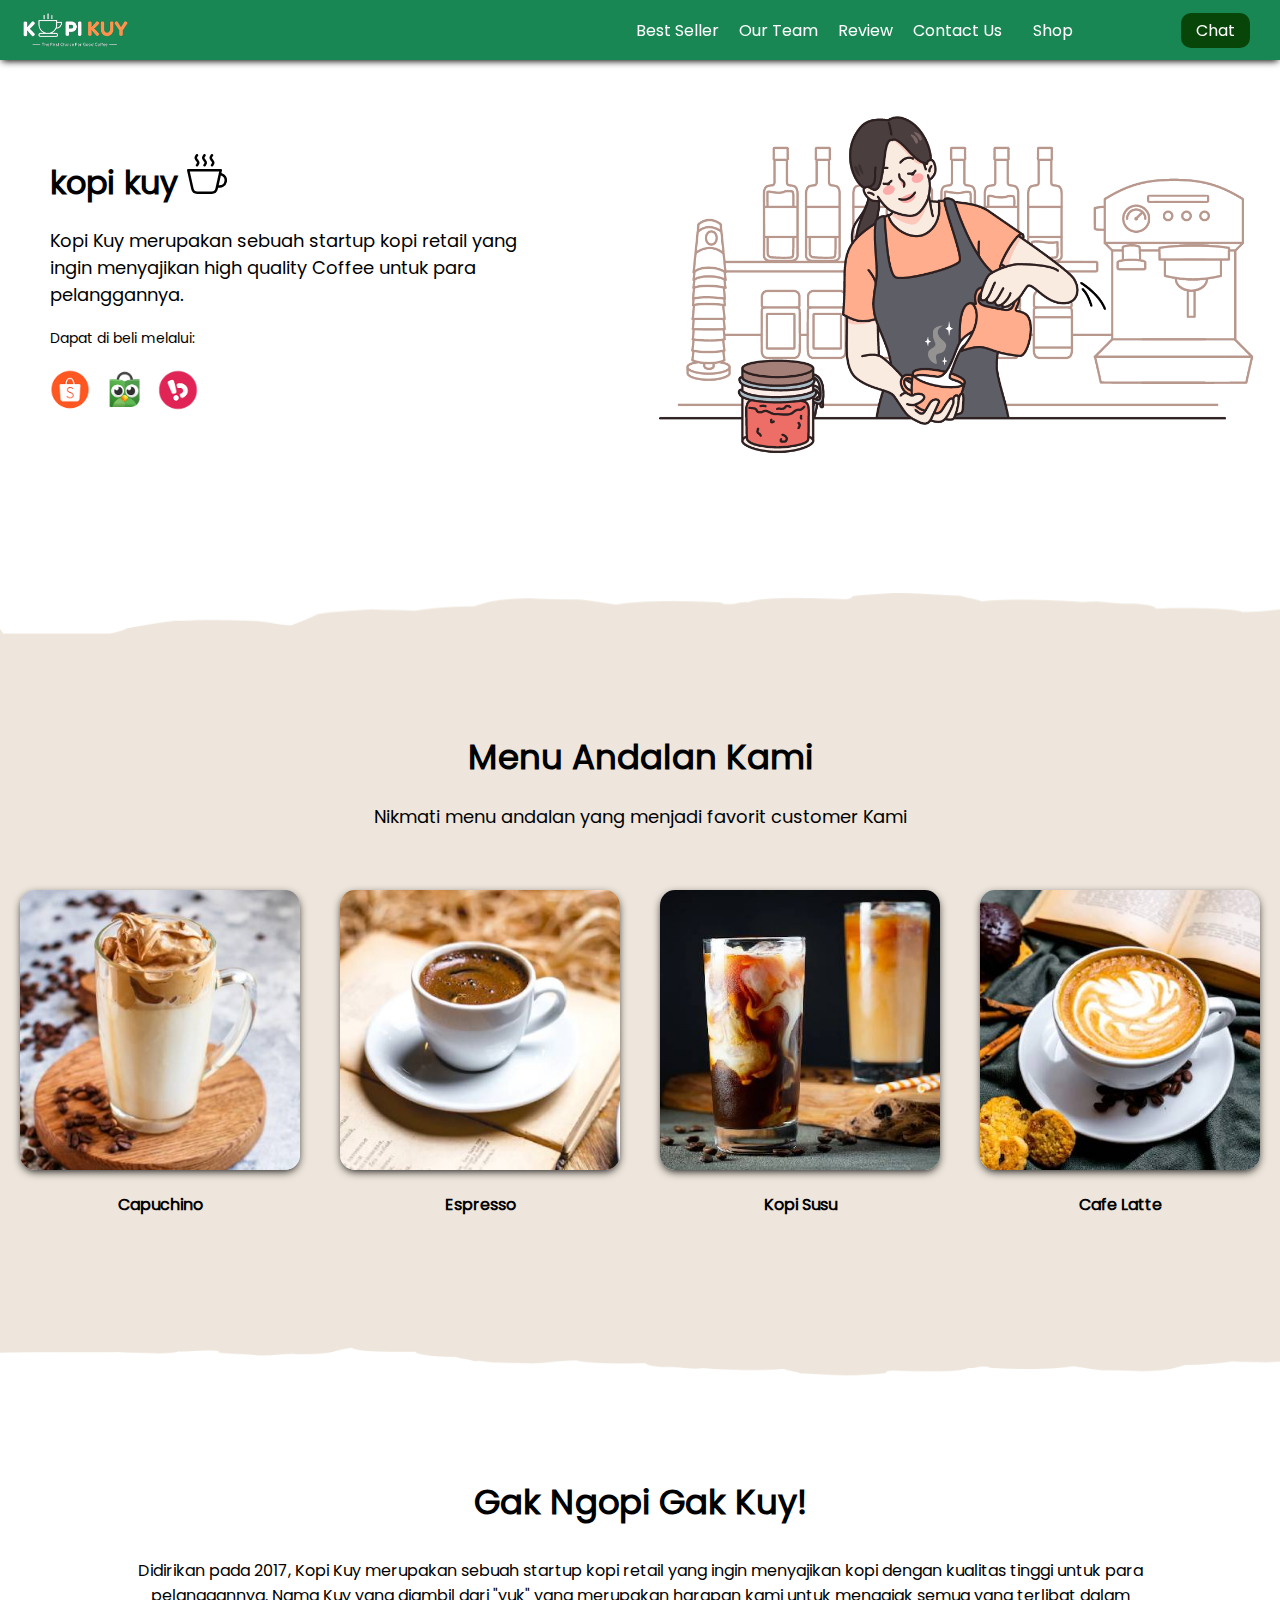
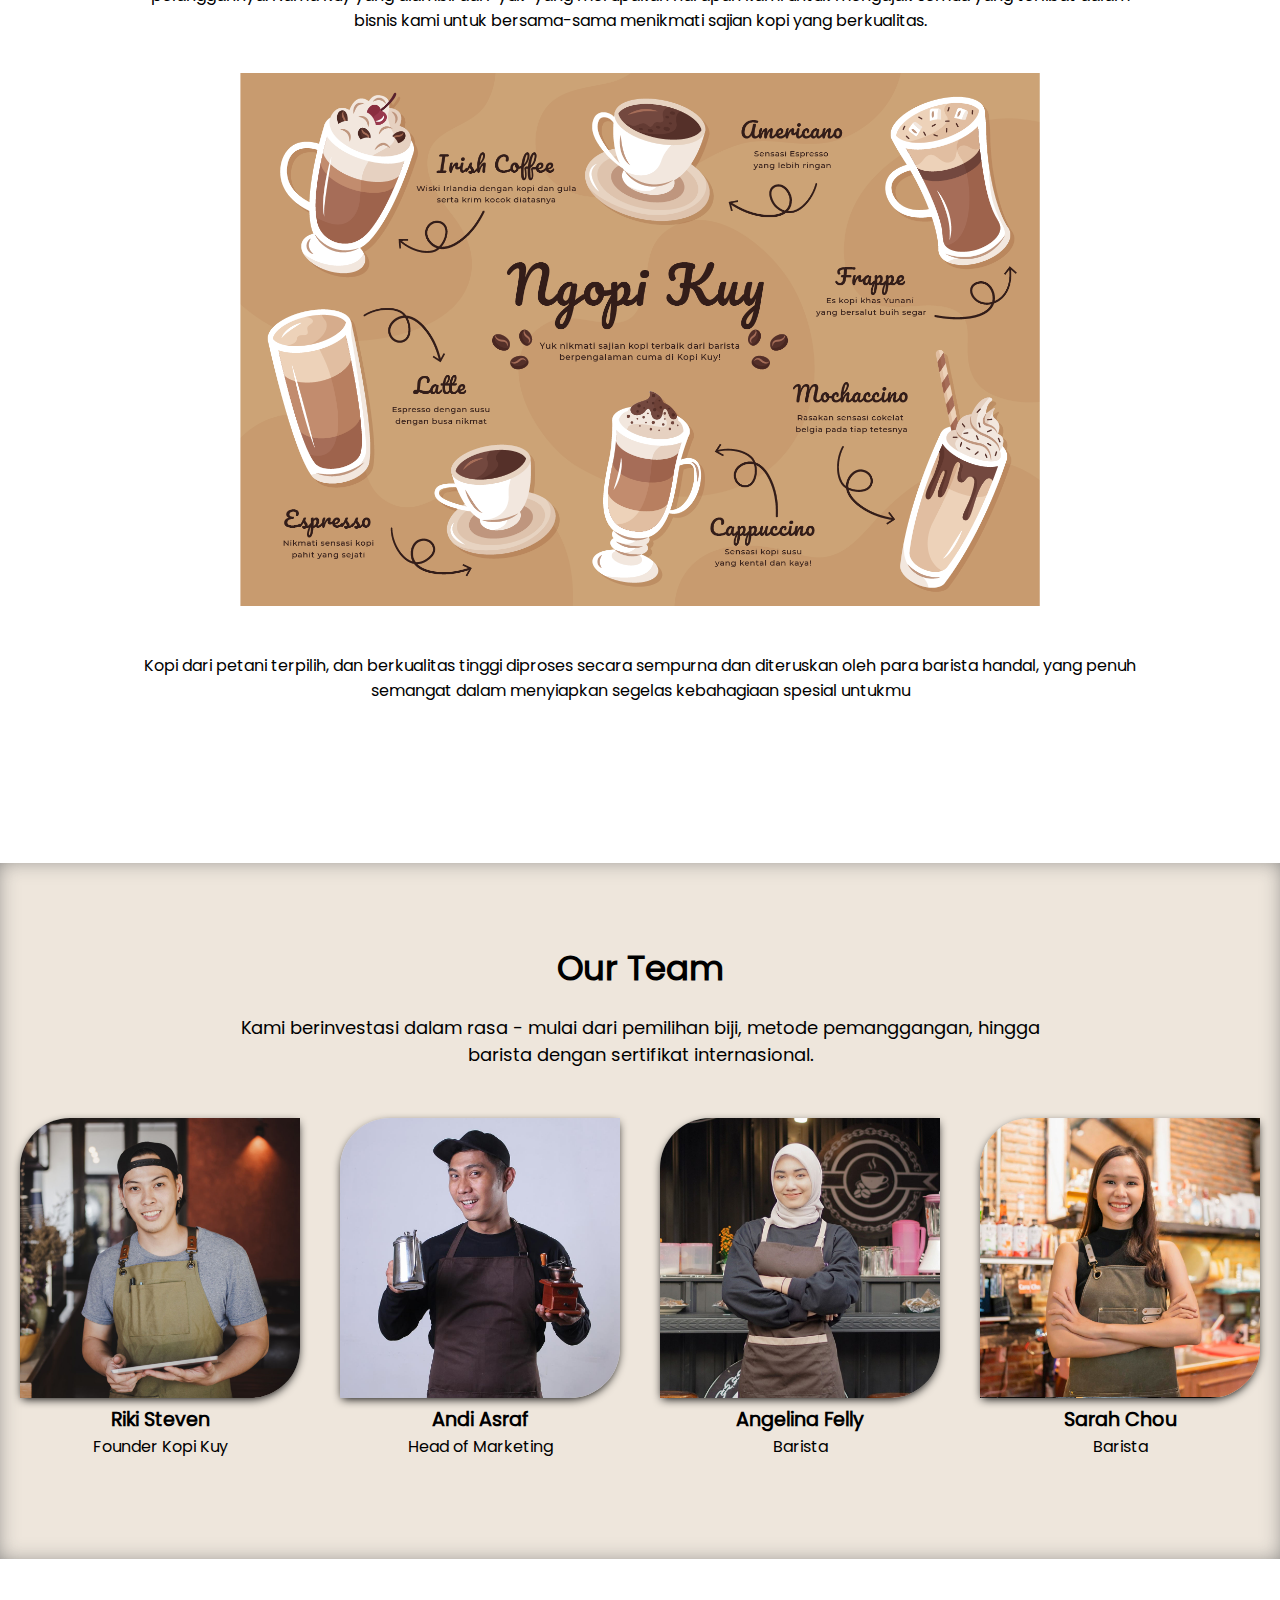
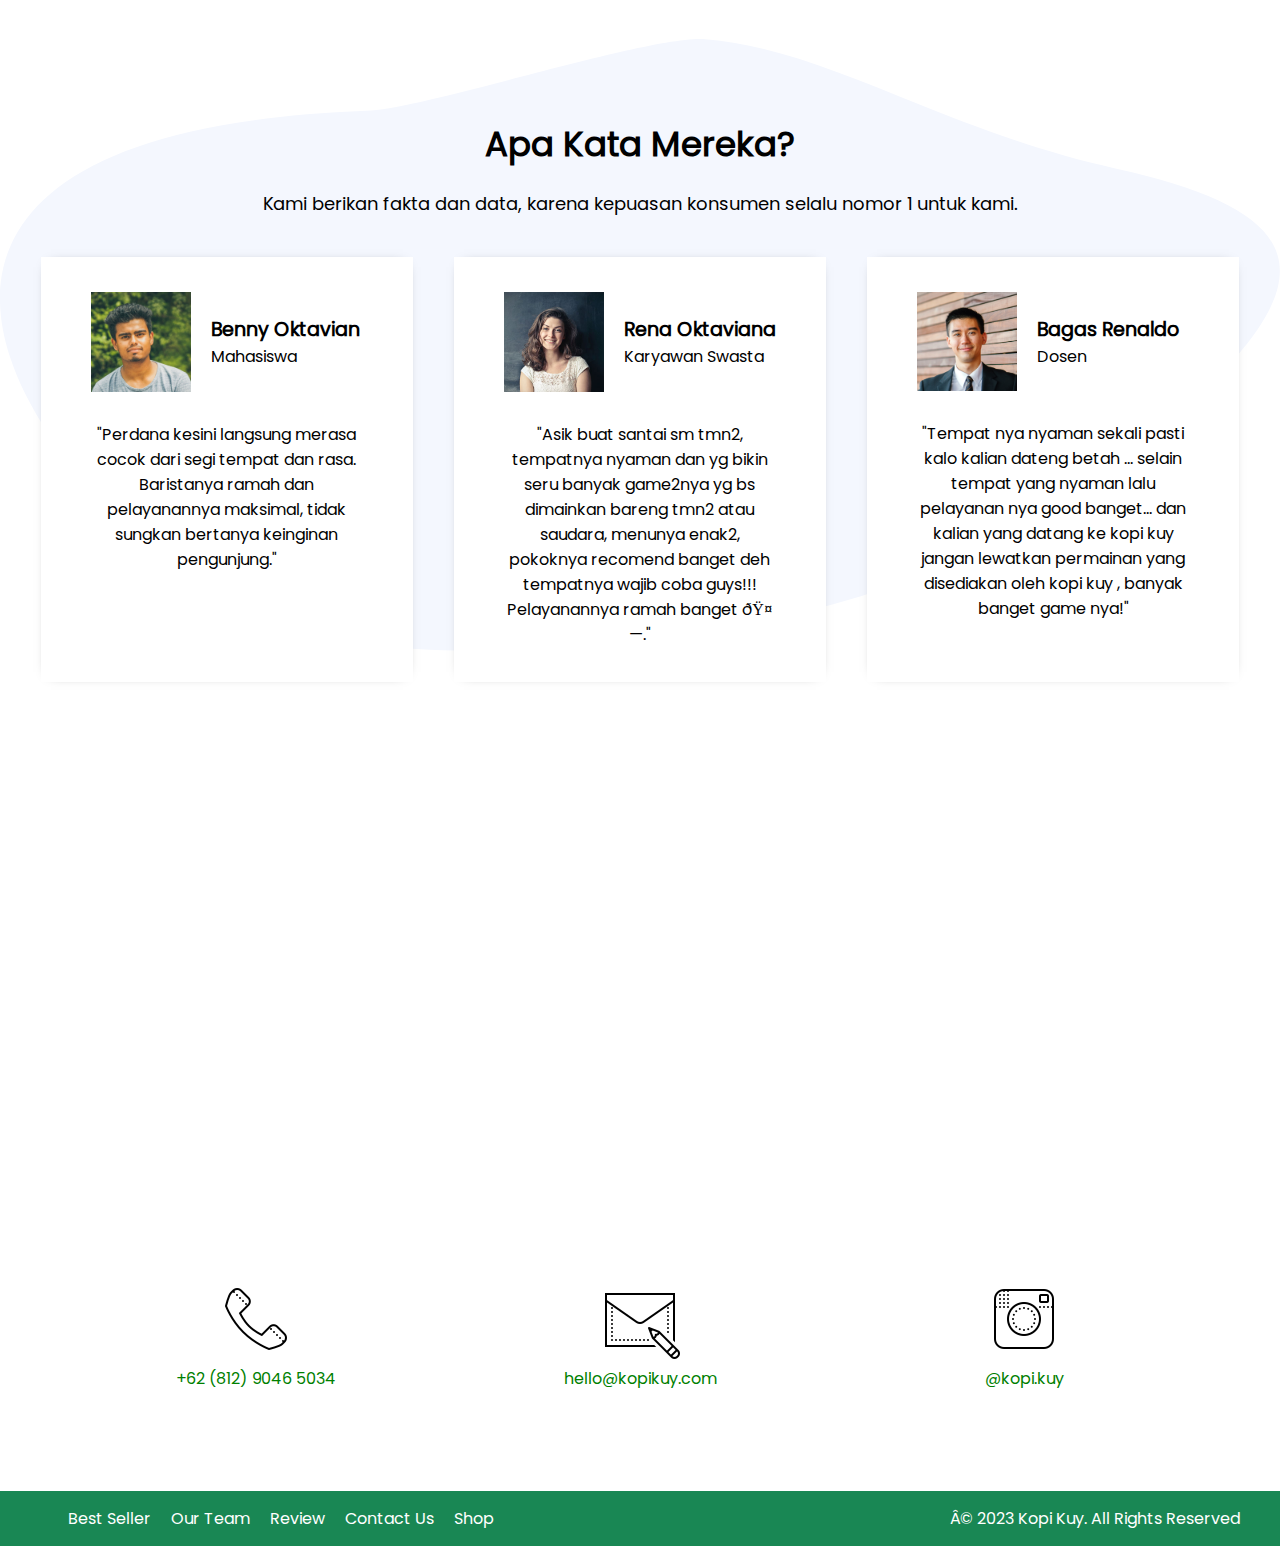
<file: index.html>
<!DOCTYPE html>
<html lang="id">

<head>
    <meta charset="UTF-8">
    <meta http-equiv="X-UA-Compatible" content="IE=edge">
    <meta name="viewport" content="width=device-width, initial-scale=1.0">
    <link rel="shortcut icon" href="images/favicon.ico" type="image/x-icon">
    <title>Website Kopi Kuy</title>
    <link rel="stylesheet" href="css/style.css">
</head>

<body>
    <nav>
        <div class="baris">
            <img class="logo" src="images/logo/logo_kuy.png">
            <div class="navigasi">
                <a href="#best-seller">Best Seller</a>
                <a href="#our-team">Our Team</a>
                <a href="#review">Review</a>
                <a href="#contact-us">Contact Us</a>
            </div>
            <a class="shop" href="produk.html">Shop</a>
            <a class="chat" href="https://wa.me/nomor_hp_anda_pakai_62" target="_blank">Chat</a>
        </div>
    </nav>

    <header>
        <div class="baris">
            <div class="col-kiri">
                <h1 class="judul-header">
                    kopi kuy <img src="images/icon/icon_kopi.svg" alt="">
                </h1>
                <p class="subjudul-header">
                    Kopi Kuy merupakan sebuah startup kopi retail yang ingin menyajikan
                    high quality Coffee untuk para pelanggannya.
                </p>
                <p class="dapat-dibeli">
                    Dapat di beli melalui:
                </p>
                <div class="olshop">
                    <img src="images/logo/logo_shopee.png" alt="">
                    <img src="images/logo/logo_tokopedia.png" alt="">
                    <img src="images/logo/logo_bukalapak.png" alt="">
                </div>
            </div>
            <img src="images/header/header1.png" alt="" class="col-kanan">
    </header>

    <section id="best-seller" class="best-seller">
        <h2 class="judul-best-seller">Menu Andalan Kami</h2>
        <p class="subjudul-best-seller">Nikmati menu andalan yang menjadi favorit customer Kami</p>

        <div class="baris">
            <div class="col-produk">
                <img src="images/produk/product_capuchino.jpg" alt="">
                <p class="nama-produk">Capuchino</p>
            </div>
            <div class="col-produk">
                <img src="images/produk/product_espresso.jpg" alt="">
                <p class="nama-produk">Espresso</p>
            </div>
            <div class="col-produk">
                <img src="images/produk/product_kopi_susu.jpg" alt="">
                <p class="nama-produk">Kopi Susu</p>
            </div>
            <div class="col-produk">
                <img src="images/produk/product_latte.jpg" alt="">
                <p class="nama-produk">Cafe Latte</p>
            </div>
        </div>
    </section>

    <section id="about-us" class="about-us">
        <h2 class="judul-about-us">Gak Ngopi Gak Kuy!</h2>
        <p class="tentang-about-us">
            Didirikan pada 2017, Kopi Kuy merupakan sebuah startup kopi retail yang ingin menyajikan kopi
            dengan kualitas tinggi
            untuk para pelanggannya. Nama Kuy yang diambil dari "yuk" yang merupakan harapan kami untuk
            mengajak semua yang terlibat dalam bisnis kami untuk bersama-sama menikmati sajian kopi yang
            berkualitas.
        </p>
        <img src="images/aset_kopi_jumbo.png">
        <p class="penjelasan-about-us">
            Kopi dari petani terpilih, dan berkualitas tinggi diproses secara sempurna dan diteruskan
            oleh para barista handal,
            yang penuh semangat dalam menyiapkan segelas kebahagiaan spesial untukmu
        </p>
    </section>

    <section class="our-team" id="our-team">
        <h2 class="judul-team">Our Team</h2>
        <p class="subjudul-team">Kami berinvestasi dalam rasa - mulai dari pemilihan biji, metode pemanggangan,
            hingga barista dengan sertifikat internasional. </p>

        <div class="baris">
            <div class="col-team">
                <img src="images/team/team1.jpg">
                <h3>Riki Steven</h3>
                <p>Founder Kopi Kuy</p>
            </div>
            <div class="col-team">
                <img src="images/team/team2.jpg">
                <h3>Andi Asraf</h3>
                <p>Head of Marketing</p>
            </div>

            <div class="col-team">
                <img src="images/team/team3.jpg">
                <h3>Angelina Felly</h3>
                <p>Barista</p>
            </div>

            <div class="col-team">
                <img src="images/team/team4.jpg">
                <h3>Sarah Chou</h3>
                <p>Barista</p>
            </div>
        </div>
    </section>

    <section id="review" class="review">
        <h2 class="judul-review">Apa Kata Mereka?</h2>

        <p class="subjudul-review">Kami berikan fakta dan data, karena kepuasan konsumen selalu nomor 1 untuk kami.</p>

        <div class="baris">
            <div class="col-review">
                <div class="profile">
                    <img src="images/customer/customer1.jpg">
                    <div class="nama-profile">
                        <h3>Benny Oktavian</h3>
                        <p>Mahasiswa</p>
                    </div>
                </div>
                <p class="testimoni">"Perdana kesini langsung merasa cocok dari segi tempat dan rasa. Baristanya ramah
                    dan pelayanannya maksimal, tidak sungkan bertanya keinginan pengunjung."</p>
            </div>
            <div class="col-review">
                <div class="profile">
                    <img src="images/customer/customer2.jpg">
                    <div class="nama-profile">
                        <h3>Rena Oktaviana</h3>
                        <p>Karyawan Swasta</p>
                    </div>
                </div>
                <p class="testimoni">"Asik buat santai sm tmn2, tempatnya nyaman dan yg bikin seru banyak game2nya yg bs
                    dimainkan bareng tmn2 atau saudara, menunya enak2, pokoknya recomend banget deh
                    tempatnya wajib coba guys!!! Pelayanannya ramah banget ðŸ¤—."</p>
            </div>
            <div class="col-review">
                <div class="profile">
                    <img src="images/customer/customer3.jpg">
                    <div class="nama-profile">
                        <h3>Bagas Renaldo</h3>
                        <p>Dosen</p>
                    </div>
                </div>
                <p class="testimoni">"Tempat nya nyaman sekali pasti kalo kalian dateng betah ... selain tempat yang
                    nyaman lalu pelayanan nya good banget... dan kalian yang datang ke kopi kuy jangan
                    lewatkan permainan yang disediakan oleh kopi kuy , banyak banget game nya!"</p>
            </div>
        </div>
    </section>

    <section class="contact-us" id="contact-us">
        <iframe
            src="https://www.google.com/maps/embed?pb=!1m14!1m8!1m3!1d7932.741866032694!2d106.668581!3d-6.214715!3m2!1i1024!2i768!4f13.1!3m3!1m2!1s0x2e69f9912c7f297b%3A0xe5a3a671dae861ab!2sKopi%20kuy!5e0!3m2!1sid!2sid!4v1680617229460!5m2!1sid!2sid"
            width="100%" height="300" style="border:0;" allowfullscreen="" loading="lazy"
            referrerpolicy="no-referrer-when-downgrade"></iframe>
        <div class="baris">
            <div class="col-kontak">
                <img src="images/icon/icon_phone.png">
                <p>+62 (812) 9046 5034</p>
            </div>
            <div class="col-kontak">
                <img src="images/icon/icon_mail.png">
                <p>hello@kopikuy.com</p>
            </div>
            <div class="col-kontak">
                <img src="images/icon/icon_instagram.png">
                <a href="https://instagram.com" role="button">
                    <p>@kopi.kuy</p>
                </a>
            </div>
        </div>
    </section>

    <footer>
        <div class="baris">
            <div class="navigasi">
                <a href="#best-seller">Best Seller</a>
                <a href="#our-team">Our Team</a>
                <a href="#review">Review</a>
                <a href="#contact-us">Contact Us</a>
                <a href="produk.html">Shop</a>
            </div>
            <p class="copyright">Â© 2023 Kopi Kuy. All Rights Reserved</p>
        </div>
    </footer>
</file>
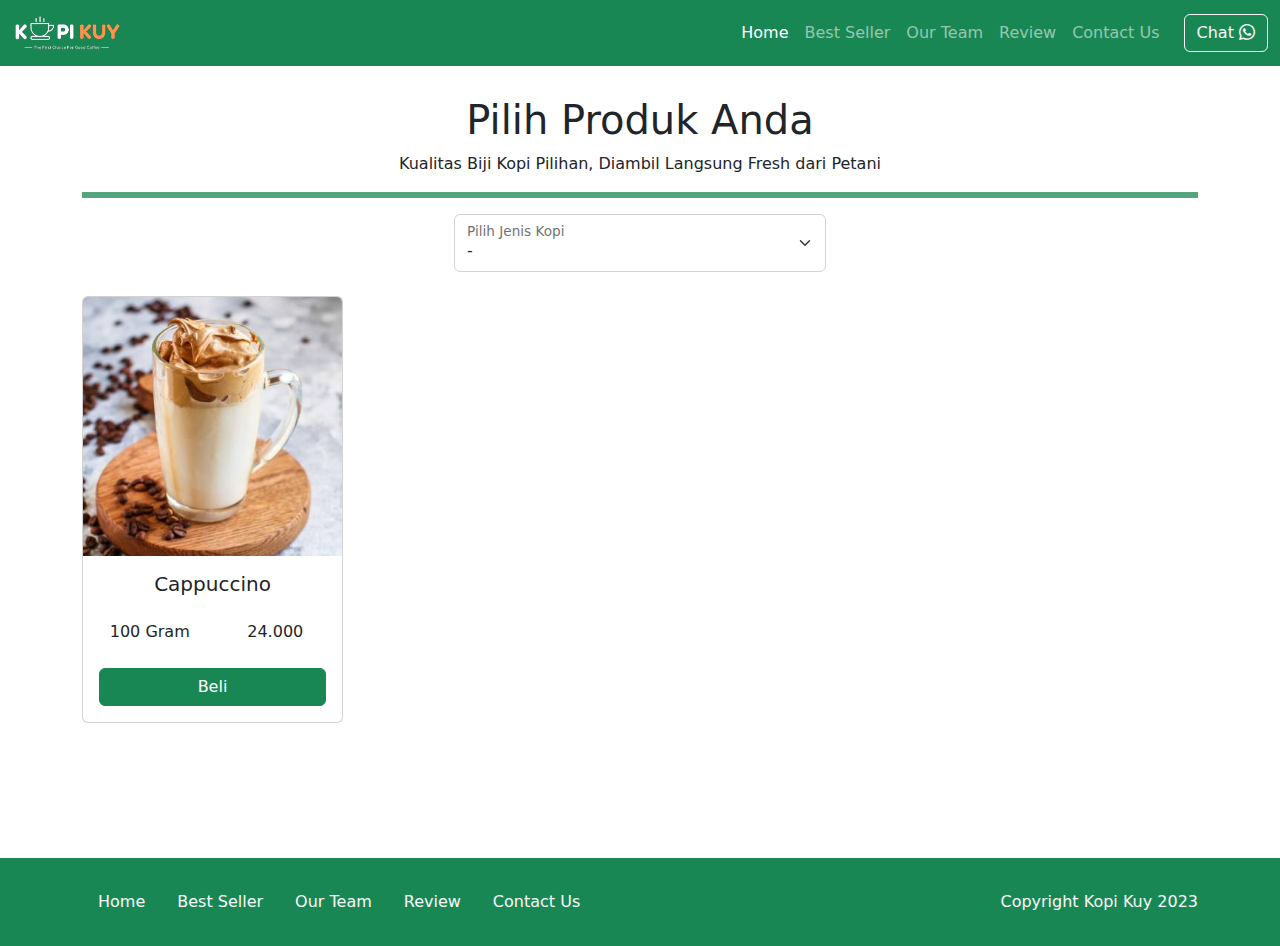
<file: produk.html>
<!DOCTYPE html>
<html lang="id">

<head>
    <meta charset="UTF-8">
    <meta http-equiv="X-UA-Compatible" content="IE=edge">
    <meta name="viewport" content="width=device-width, initial-scale=1.0">
    <link rel="shortcut icon" href="images/favicon/favicon.ico" type="image/x-icon">
    <title>Produk</title>
    <link rel="shortcut icon" href="images/favicon.ico" type="image/x-icon">
    <link rel="stylesheet" href="vendor/bootstrap/bootstrap.min.css">
    <link rel="stylesheet" href="vendor/bootstrap/bootstrap-icons.css">
    <script src="vendor/bootstrap/bootstrap.bundle.min.js"></script>
    <link rel="stylesheet" href="https://rikikurnia.com/block/vendor/rikiblock/css/riki_block.css">
    <style>
        section {
            min-height: 90vh;
        }

        .bg-cokelat {
            background-color: rgb(94, 40, 7);
        }
    </style>
    <script src="js/jquery-3.6.3.min.js"></script>
</head>

<body>
    <!-- Tulis Kode Bootstrap Di Bawah Sini -->

    <nav class="navbar navbar-expand-lg bg-success navbar-dark w-100 fixed-top">
        <div class="container-fluid">
            <a class="navbar-brand" href="#">
                <img class="logo" src="images/logo/logo_kuy.png" height="40">
            </a>
            <button class="navbar-toggler" type="button" data-bs-toggle="collapse"
                data-bs-target="#navbarSupportedContent" aria-controls="navbarSupportedContent" aria-expanded="false"
                aria-label="Toggle navigation">
                <span class="navbar-toggler-icon"></span>
            </button>
            <div class="collapse navbar-collapse" id="navbarSupportedContent">
                <ul class="navbar-nav ms-auto me-3 mb-2 mb-lg-0">
                    <li class="nav-item">
                        <a class="nav-link active" aria-current="page" href="index.html">Home</a>
                    </li>
                    <li class="nav-item">
                        <a class="nav-link" href="index.html#best-seller">Best Seller</a>
                    </li>
                    <li class="nav-item">
                        <a class="nav-link" href="index.html#our-team">Our Team</a>
                    </li>
                    <li class="nav-item">
                        <a class="nav-link" href="index.html#review">Review</a>
                    </li>
                    <li class="nav-item">
                        <a class="nav-link" href="index.html#contact-us">Contact Us</a>
                    </li>
                </ul>
                <a class="btn btn-outline-light" href="https://wa.me/6281290465034" target="_blank">Chat <i
                        class="bi bi-whatsapp"></i></a>

            </div>
        </div>
    </nav>


    <section class="produk mt-5 pt-5 text-center">
        <div class="container">
            <h1>Pilih Produk Anda</h1>
            <p>Kualitas Biji Kopi Pilihan, Diambil Langsung Fresh dari Petani</p>
            <hr class="border border-success border-3 opacity-75">

            <div class="form-floating col-md-4 m-auto">
                <select class="form-select" id="select_kopi">
                    <option selected disabled>-</option>
                    <option value="arabica">Arabica</option>
                    <option value="robusta">Robusta</option>
                </select>
                <label for="select_kopi">Pilih Jenis Kopi</label>
            </div>

            <div id="baris_produk" class="row row-cols-1 row-cols-sm-2 row-cols-md-3 row-cols-lg-4 my-4">

                <div class="col mb-4">
                    <div class="card">
                        <img src="images/produk/product_capuchino.jpg" class="card-img-top" alt="...">
                        <div class="card-body">
                            <h5 class="card-title">Cappuccino</h5>
                            <div class="row keterangan my-4">
                                <div class="col">
                                    100 Gram
                                </div>
                                <div class="col">
                                    24.000
                                </div>
                            </div>
                            <a href="#" class="btn btn-success w-100">Beli</a>
                        </div>
                    </div>
                </div>

            </div>



        </div>
    </section>

    <footer class="bg-success py-4">
        <div class="container">
            <div class="row align-items-center">
                <div class="col-md-8">
                    <ul class="nav">
                        <li class="nav-item">
                            <a class="nav-link link-light active" aria-current="page" href="index.html">Home</a>
                        </li>
                        <li class="nav-item">
                            <a class="nav-link link-light" href="index.html#best-seller">Best Seller</a>
                        </li>
                        <li class="nav-item">
                            <a class="nav-link link-light" href="index.html#our-team">Our Team</a>
                        </li>
                        <li class="nav-item">
                            <a class="nav-link link-light" href="index.html#review">Review</a>
                        </li>
                        <li class="nav-item">
                            <a class="nav-link link-light" href="index.html#contact-us">Contact Us</a>
                        </li>
                    </ul>
                </div>
                <div class="col-md-4 text-light text-end">
                    Copyright Kopi Kuy 2023
                </div>
            </div>
        </div>
    </footer>

    <script>
        /* Tulis Javascrip Di bawah Sini*/
        var sumber = "https://rikikurnia.com/prakerja/api/kopi"
        var sumber2 = "data.json"

        select_kopi.onchange = function () {
            var dipilih = select_kopi.value
            console.log(dipilih)

            var template = ""

            $.getJSON(sumber).then(function (data) {
                var data_kopi = data[dipilih]
                console.log(data_kopi)

                data_kopi.forEach(item => {
                    template += `<div class="col mb-4">
                        <div class="card">
                            <img src="${item.foto}" class="card-img-top" alt="...">
                            <div class="card-body">
                                <h5 class="card-title">${item.nama}</h5>
                                <div class="row keterangan my-4">
                                    <div class="col">
                                        ${item.size}
                                    </div>
                                    <div class="col">
                                        ${item.harga}
                                    </div>
                                </div>
                                <a href="${item.link}" class="btn btn-success w-100">Beli</a>
                            </div>
                        </div>
                    </div>`
                })

                baris_produk.innerHTML = template

            })
        }

    </script>
</body>

</html>
</file>
<file: css/style.css>
/* Pengaturan Global */

/* Mendaftarkan font ke dalam CSS, dan memberi nama family */
@font-face {
   font-family: 'Poppins';
   src: url(../fonts/poppins.woff2);
}

* {
   box-sizing: border-box;
   margin: 0;
   padding: 0;
}

html {
   /* agar scroll ketika klik pada navigasi menjadi halus */
   scroll-behavior: smooth;
}

body {
   /* mendaftarkan semua teks pada body menjadi family Poppins */
   font-family: 'Poppins';
}

a {
   /* menghilangkan garis bawah pada link */
   text-decoration: none;

   /* menghilangkan warna bawaan pada link */
   color: unset;
}

h2 {
   /* mengatur ukuran huruf ke 34 pixel */
   font-size: 34px;
}

h3 {
   /* mengatur ukuran huruf ke 1.2rem */
   font-size: 1.2rem;
}

h1,
h2,
h3 {
   /* mengatur tebal huruf */
   font-weight: bold;
}

img {
   /* 
      mengatur agar semua elemen img memiliki panjang maksimal 100% agar
      tidak besar gambar tidak melebihi layar ataupun pembungkus
   */
   max-width: 100%;
}

/* Navigasi */

nav {
   /* background-color mengatur warna latar belakang */
   background-color: red;

   /* penulisan 2 background-color seperti ini akan mengabaikan penulisan sebelumnya */
   background-color: #198754;

   /* box-shadow membuat efek bayangan */
   box-shadow: 0 3px 7px -2px #000;

   /* width mengatur panjang elemen */
   width: 100%;
   padding-top: 10px;
   padding-bottom: 10px;

   /* position mengatur posisi elemen, static untuk biasa, fixed untuk efek menempel */
   position: fixed;

   /* Nilai z-index semakin besar, maka elemen akan semakin di depan */
   z-index: 500;
}

/* 
   PERHATIKAN bahwa dalam mengatur elemen, nama elemen langsung ditulis
   sedangkan untuk mengatur class, dibutuhkan tanda titik (.) terlebih dulu
   img {} berarti elemen dengan tag img, 
   sedangkan .img artinya elemen dengan kelas img   
*/

.baris {
   /* 
      display: flex memiliki pengaturan yang dapat mengatur agar elemen
      di dalamnya memiliki ukuran yang fleksibel
   */
   display: flex;

   /* 
      align-items: center mengatur elemen di dalamnya rata tengah vertikal
   */
   align-items: center;

   /* 
      justify-content: center mengatur elemen di dalamnya rata tengah horizontal
   */
   justify-content: center;

   /* 
      flex-wrap: wrap mengatur agar jika panjang elemen berlebih, maka elemen
      akan otomatis diletakan di baris baru
   */
   flex-wrap: wrap;
}

section {
   /* text-align mengatur rata tulisan, bisa bernilai: left, right, center, justify */
   text-align: center;
}

.logo {
   /* height mengatur tinggi elemen */
   height: 40px;
   margin-left: 20px;
}

.navigasi {
   margin-left: auto;
   margin-right: 15px;
}

.navigasi a,
.shop {
   color: #fff;
   padding-left: 8px;
   padding-right: 8px;
}

.shop {
   margin-right: 100px;
}

.chat {
   margin-right: 30px;
   background-color: rgb(8, 69, 8);
   color: #fff;
   padding-top: 5px;
   padding-right: 15px;
   padding-bottom: 5px;
   padding-left: 15px;
   border-radius: 10px;
}


/* HEADER */


header,
section {
   /*
    padding mengatur jarak ke dalam
    pada padding dan margin ditambahkan top / right / bottom / top 
    untuk mengatur jarak masing-masing 
   */
   padding-top: 80px;
   padding-bottom: 80px;

   /* margin mengatur jarak ke luar */
   margin-bottom: 80px;
}

/* penulisan CSS dapat digabung dengan beberapa elemen */
.col-kiri,
.col-kanan {
   /* width mengatur panjang elemen. 50% artinya setengah ukuran pembungkus */
   width: 50%;
}

.col-kiri {
   padding-left: 50px;
   padding-right: 120px;
}

.judul-header {
   margin-bottom: 20px;
}

.subjudul-header {
   /* font-size digunakan untuk mengatur ukuran huruf */
   font-size: 18px;
}

.dapat-dibeli {
   margin-top: 20px;
   margin-bottom: 20px;
   font-size: 14px;
}

.olshop img {
   width: 40px;

   /* height digunakan untuk mengatur tinggi elemen */
   height: auto;
   margin-right: 10px;
}

/* Best Seller */

.best-seller {
   position: relative;

   /* background-color mengatur warna latar belakang elemen */
   background-color: #EEE6DC;
}

/* 
terkait position, after, dan before memerlukan pemahaman mendalam
terkait layout pada CSS untuk dapat memahami secara penuh 
*/

.best-seller::before,
.best-seller::after {
   position: absolute;
   content: "";
   width: 100%;
   height: 76px;

   /* background-image untuk menambahkan gambar sebagai background */
   background-image: url(../images/garis-atas.png);

   /*background-size agar gambar latar menyesuaikan tinggi / panjang elemen */
   background-size: cover;

   top: -60px;
   left: 0;
}

.best-seller::after {
   height: 60px;
   background-image: url(../images/garis-bawah.png);
   top: unset;
   bottom: -60px;
}

.judul-best-seller {
   margin-bottom: 20px;
}

.subjudul-best-seller {
   font-size: 18px;
   margin-bottom: 40px;
}

.col-produk {
   /* 
      Penulisan padding dan margin seperti padding:20px ini penulisan singkat 
      yang berarti top, right, bottom, left nilainya sama, yaitu 20px 
   */
   padding: 20px;
   width: 25%;
}

.col-produk img {
   /* transition membuat animasi transisi dari perubahan style, 0.3s berarti 0.3 detik */
   transition: all 0.3s ease;

   /* border-radius  Membuat sudut membulat */
   border-radius: 15px;

   /* box-shadow membuat efek bayangan */
   box-shadow: 0 3px 10px -2px #000;
}

/* :hover akan dijalankan saat mouse ada di atas elemen */
.col-produk img:hover {

   /* membuat transformasi, bisa berupa scale(1.05), rotate(180deg), translateY(-50px), dsb */
   transform: scale(0.9);
   border-radius: 50%;
}

.nama-produk {
   margin-top: 15px;
   font-weight: bold;
}

/* About US */

.about-us {
   /* max-width: 80%; mengatur panjang maksimal elemen tidak boleh melebihi 80% layar */
   max-width: 80%;

   /* margin-left dan margin-right auto akan membuat posisi elemen berada di tengah */
   margin-left: auto;
   margin-right: auto;
}

.judul-about-us {
   margin-bottom: 30px;
}

/* 
   penulisan .about-us img {} berarti mengatur elemen img 
   yang ada di dalam elemen dengan kelas about-us 
   harap perhatikan .about-us dan image dipisahkan spasi
   penulisan class diawali titik (.) penulisan elemen tidak
*/
.about-us img {
   /* 
      Penulisan width: 800px dan max-width: 100% mengatur agar
      elemen memiliki panjang 800px namun tidak boleh melebihi 100% ukuran layar
   */
   width: 800px;
   max-width: 100%;
}

.tentang-about-us {
   margin-bottom: 40px;
}

.penjelasan-about-us {
   margin-top: 40px;
}

/* OUR TEAM */

.our-team {
   background-color: #EEE6DC;
   box-shadow: inset 0px 0px 23px -6px #707070;
}

.judul-team {
   margin-bottom: 20px;
}

.subjudul-team {
   margin-bottom: 30px;
   font-size: 18px;
   width: 800px;
   max-width: 90%;
   margin-left: auto;
   margin-right: auto;
}

.col-team {
   width: 25%;
   padding: 20px;
}

.col-team img {
   box-shadow: 0 3px 10px -2px #000;
   border-radius: 50px 0px 50px 0px;
}


/* REVIEW */

.review {
   background-image: url(../images/bg-review.svg);
   /* 
      background-size: contain;
      membuat gambar latar belakang tidak terpotong
   */
   background-size: contain;

   /* 
      background-repeat: no-repeat;
      membuat gambar latar belakang tidak diulang (duplikat)
   */
   background-repeat: no-repeat;
   padding-left: 20px;
   padding-right: 20px;
}

.judul-review {
   margin-bottom: 20px;
}

.subjudul-review {
   margin-bottom: 40px;
   font-size: 18px;
}

.review .baris {
   justify-content: space-around;
   /* align-items: stretch; membuat tinggi elemen di dalam .review .baris seragam */
   align-items: stretch;
}

.col-review {
   width: 30%;
   padding: 35px 50px;
   box-shadow: 0px 0px 12px -10px #000;
   background-color: #fff;
}

.profile {
   display: flex;
   margin-bottom: 30px;
   align-items: center;
}

/* mengatur elemen img yang ada di dalam class(.) profile */
.profile img {
   width: 100px;
   margin-right: 20px;
}

.profile .nama-profile {
   text-align: left;
}

/* CONTACT US */
.contact-us {
   margin-bottom: 20px;
}

.col-kontak {
   width: 30%;
   margin-top: 50px;
   /* color mengatur warna tulisan */
   color: green;
}

/* FOOTER */

footer {
   background-color: #198754;
   padding-top: 15px;
   padding-bottom: 15px;
   color: #fff;
   padding-right: 40px;
   padding-left: 40px;
}

footer .navigasi {
   margin-left: 20px;
   margin-right: auto;
}

/* UNTUK RESPONSIF DI BAWAH */

@media (max-width:600px) {

   .navigasi {
      display: none;
   }

   .shop {
      margin-right: 20px
   }

   .logo {
      margin-right: auto;
   }

   .col-kiri {
      width: 100%;
      text-align: center;
      padding: 20px;
   }

   .col-kanan {
      width: 100%;
   }

   .col-produk,
   .col-team {
      width: 50%;
   }

   .col-review {
      width: 100%;
      margin-bottom: 30px;
   }

   .col-kontak {
      width: 50%;
   }

}
</file>
